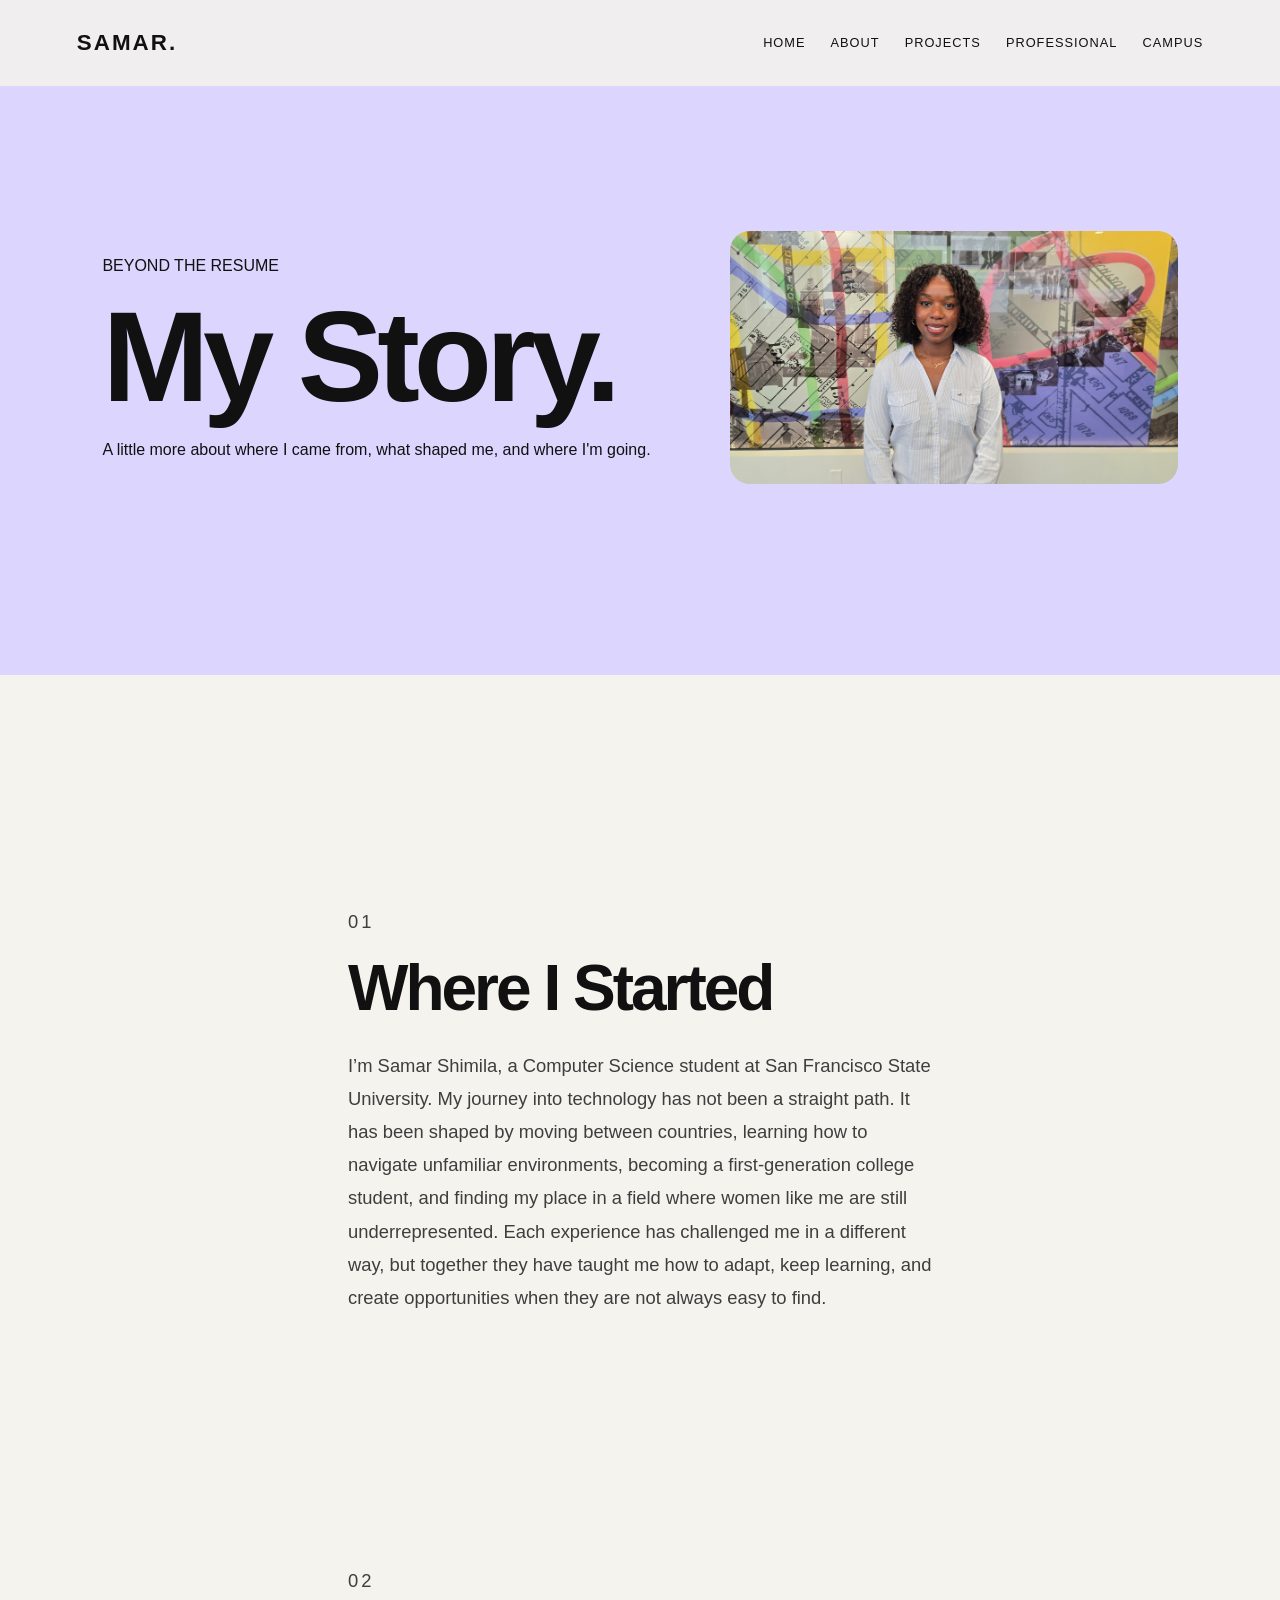
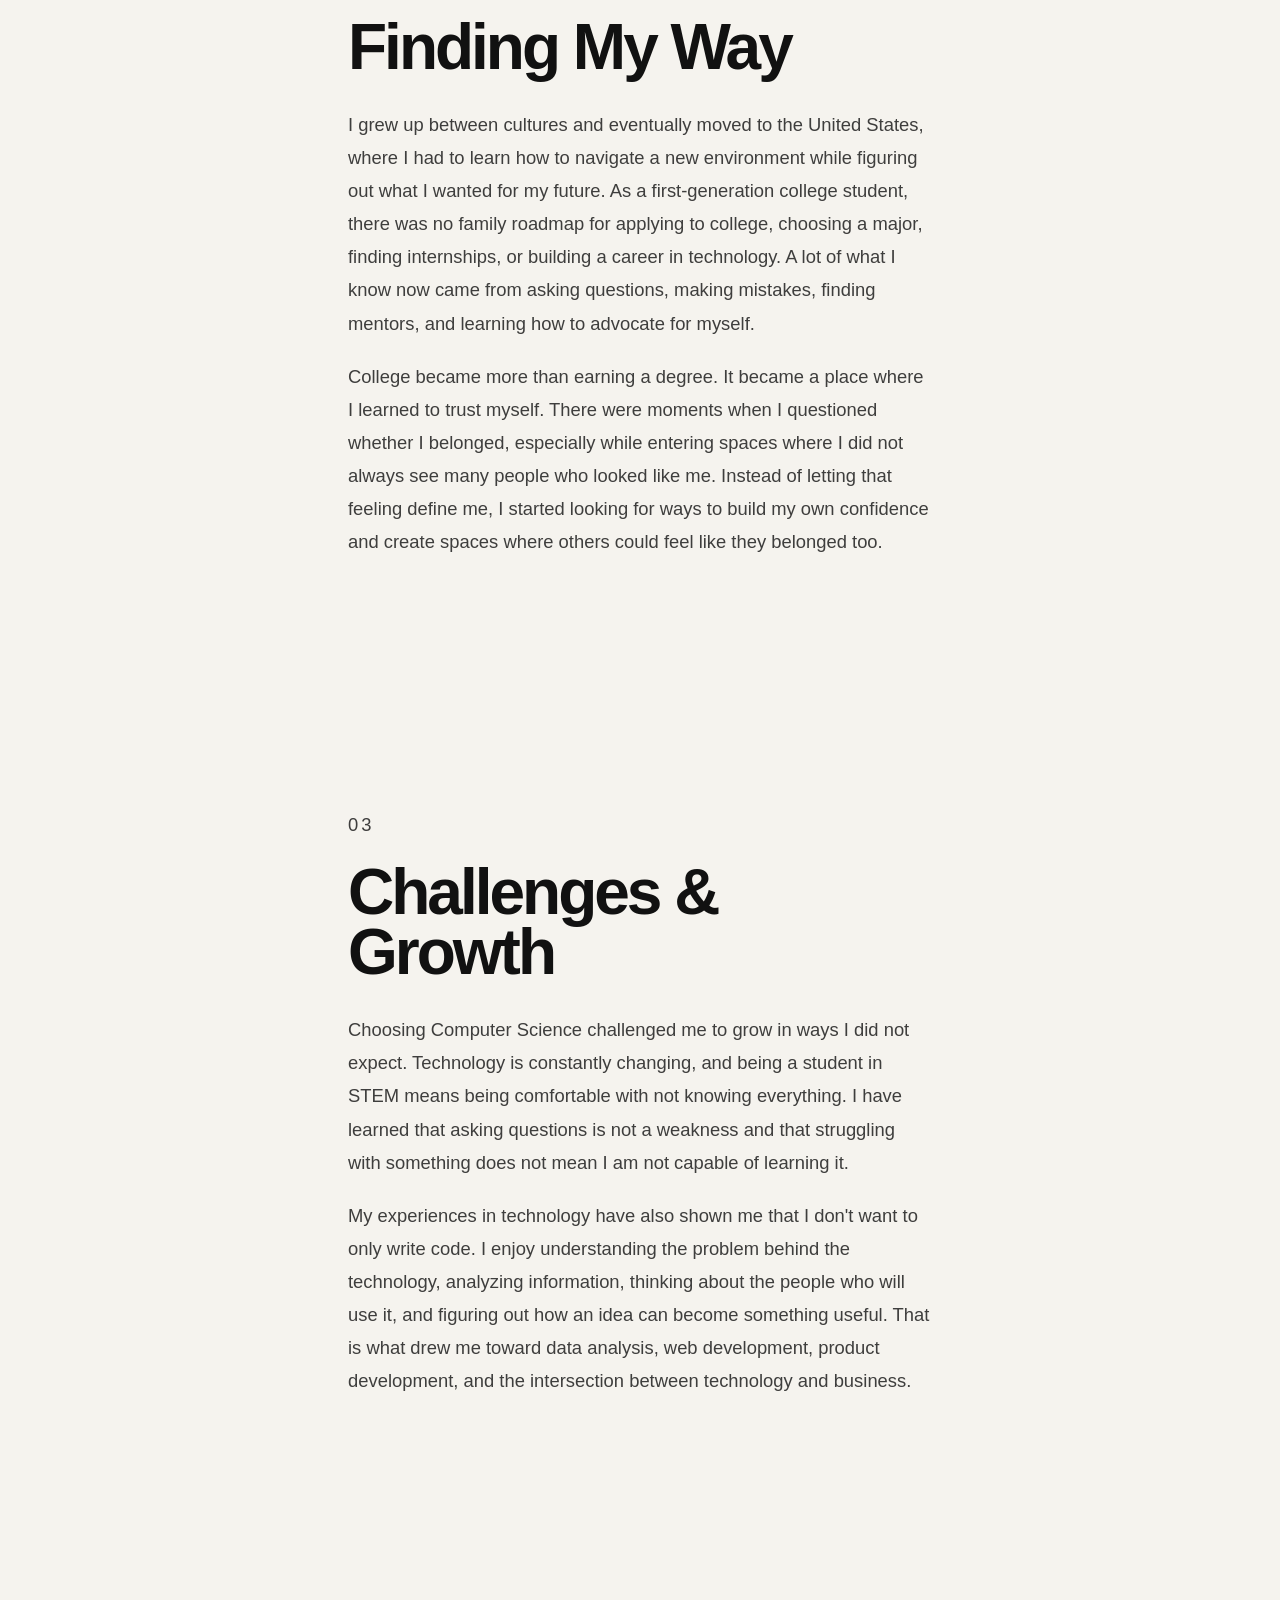
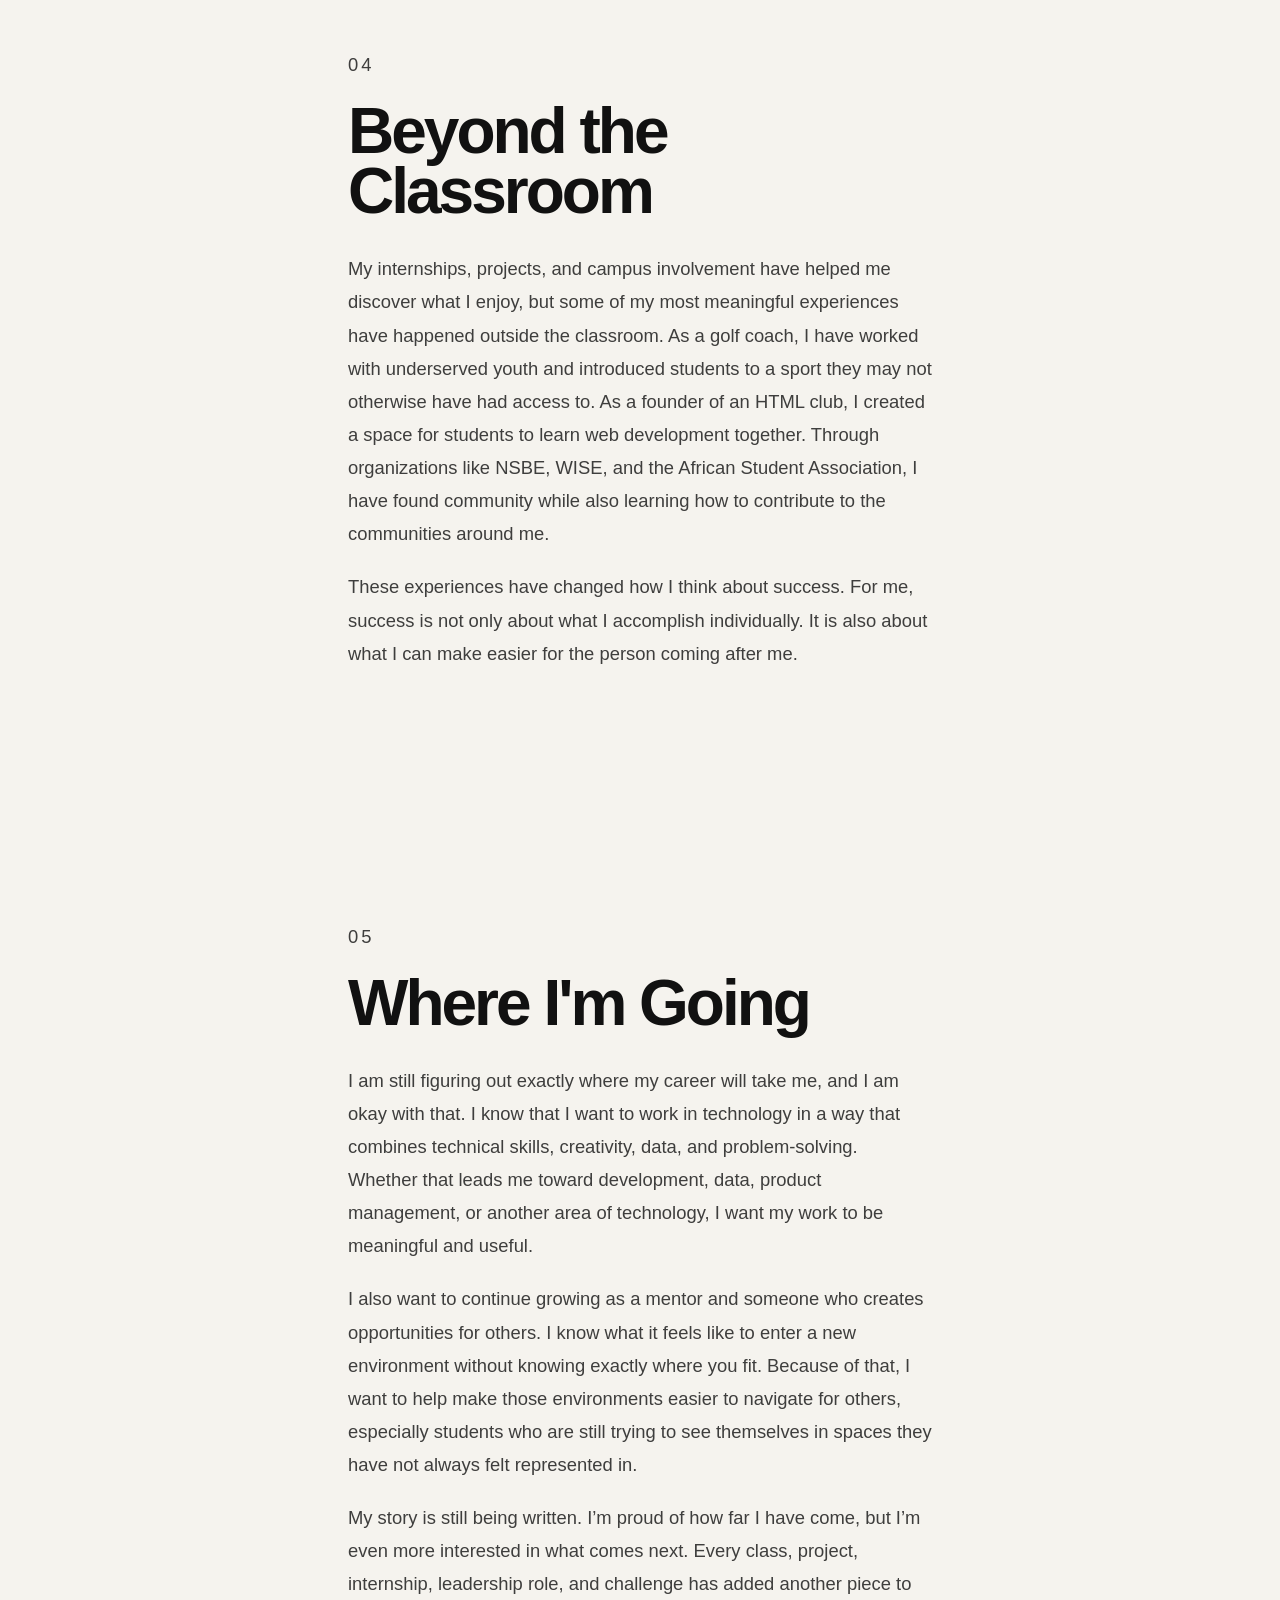
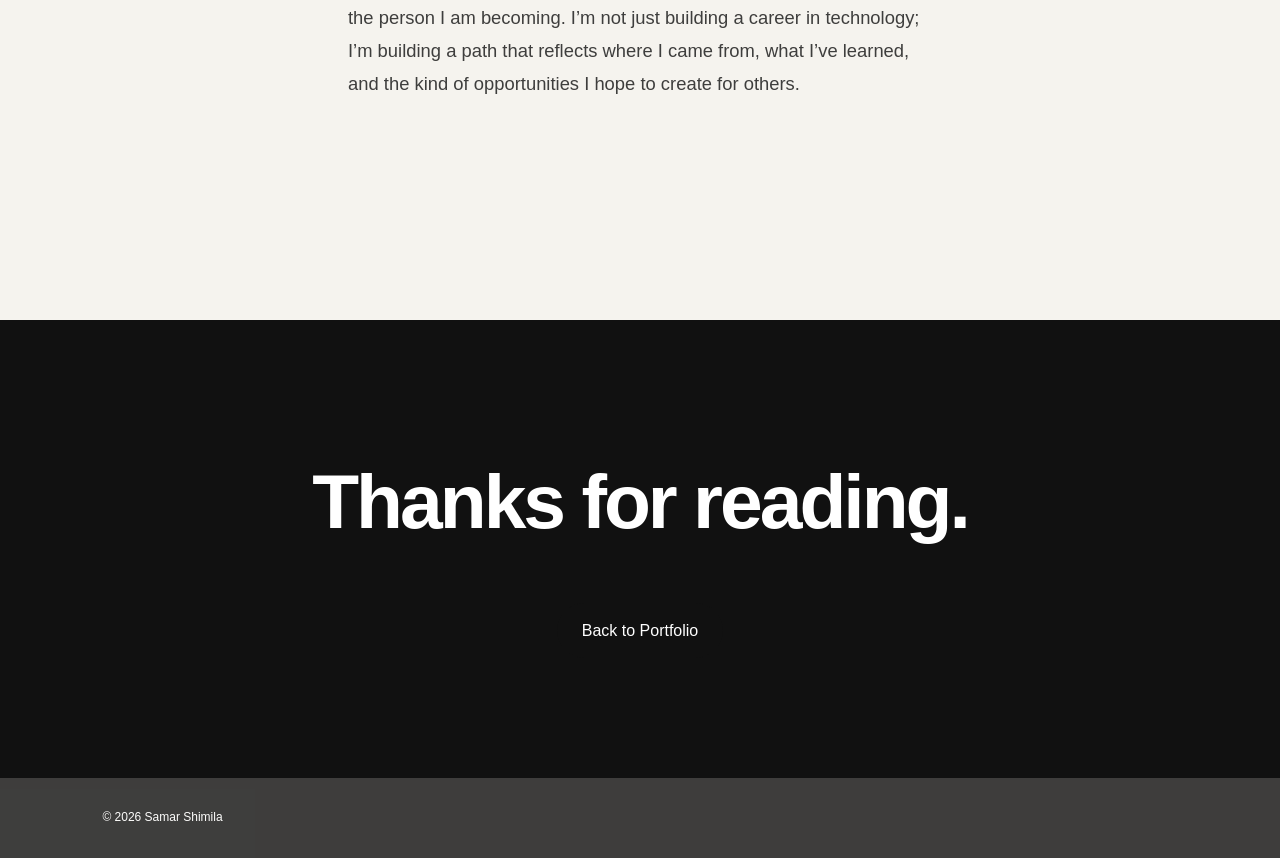
<file: story.html>
<!DOCTYPE html>
<html lang="en">

<head>
    <meta charset="UTF-8">
    <meta name="viewport" content="width=device-width, initial-scale=1.0">
    <title>My Story | Samar Shimila</title>
    <link rel="stylesheet" href="style.css">
</head>

<body>

    <!-- ================= NAVIGATION ================= -->
    <header class="navbar">
        <div class="logo">
            <a href="index.html">SAMAR.</a>
        </div>

        <nav>
            <a href="index.html">Home</a>
            <a href="index.html#about">About</a>
            <a href="index.html#projects">Projects</a>
            <a href="index.html#professional">Professional</a>
            <a href="index.html#involvement">Campus</a>
        </nav>
    </header>

    <!-- ================= STORY HERO ================= -->
    <section class="story-hero">

    <div>
        <p>BEYOND THE RESUME</p>
        <h1>My Story.</h1>
        <p>A little more about where I came from, what shaped me, and where I'm going.</p>
    </div>

    <div class="story-image">
        <img src="Images/Mystory/Samar.jpg" alt="Samar Shimila">
    </div>

</section>

    <!-- ================= STORY ================= -->
    <main class="story-container">

        <article class="story-section section">
            <p class="story-number">01</p>
            <h2>Where I Started</h2>
            <p>
                I’m Samar Shimila, a Computer Science student at San Francisco State University. 
                My journey into technology has not been a straight path. It has been shaped by 
                moving between countries, learning how to navigate unfamiliar environments, 
                becoming a first-generation college student, and finding my place in a field where 
                women like me are still underrepresented. Each experience has challenged me in a 
                different way, but together they have taught me how to adapt, keep learning, and 
                create opportunities when they are not always easy to find.
            </p>
        </article>

        <article class="story-section section">
            <p class="story-number">02</p>
            <h2>Finding My Way</h2>
            <p>
                I grew up between cultures and eventually moved to the United States, 
                where I had to learn how to navigate a new environment while figuring out 
                what I wanted for my future. As a first-generation college student, there was 
                no family roadmap for applying to college, choosing a major, finding internships,
                or building a career in technology. A lot of what I know now came from asking 
                questions, making mistakes, finding mentors, and learning how to advocate for myself.
            </p>
            <p>
                College became more than earning a degree. It became a place where I learned to 
                trust myself. There were moments when I questioned whether I belonged, especially while 
                entering spaces where I did not always see many people who looked like me. Instead of 
                letting that feeling define me, I started looking for ways to build my own confidence and 
                create spaces where others could feel like they belonged too.
            </p>
        </article>

        <article class="story-section section">
            <p class="story-number">03</p>
            <h2>Challenges & Growth</h2>
            <p>
                Choosing Computer Science challenged me to grow in ways I did not expect. 
                Technology is constantly changing, and being a student in STEM means being 
                comfortable with not knowing everything. I have learned that asking questions 
                is not a weakness and that struggling with something does not mean I am not 
                capable of learning it.
            </p>
            <p>
                My experiences in technology have also shown me that I don't want to only write 
                code. I enjoy understanding the problem behind the technology, analyzing 
                information, thinking about the people who will use it, and figuring out how an 
                idea can become something useful. That is what drew me toward data analysis, web 
                development, product development, and the intersection between technology and 
                business.
            </p>
        </article>

        <article class="story-section section">
            <p class="story-number">04</p>
            <h2>Beyond the Classroom</h2>
            <p>
                My internships, projects, and campus involvement have helped me discover what 
                I enjoy, but some of my most meaningful experiences have happened outside the 
                classroom. As a golf coach, I have worked with underserved youth and introduced 
                students to a sport they may not otherwise have had access to. As a founder of an 
                HTML club, I created a space for students to learn web development together. 
                Through organizations like NSBE, WISE, and the African Student Association, I have 
                found community while also learning how to contribute to the communities around me.
            </p>
            <p>
                These experiences have changed how I think about success. For me, success 
                is not only about what I accomplish individually. It is also about what I can make 
                easier for the person coming after me.
            </p>
        </article>

        <article class="story-section section">
            <p class="story-number">05</p>
            <h2>Where I'm Going</h2>
            <p>
                I am still figuring out exactly where my career will take me, and I am okay 
                with that. I know that I want to work in technology in a way that combines 
                technical skills, creativity, data, and problem-solving. Whether that leads 
                me toward development, data, product management, or another area of technology, 
                I want my work to be meaningful and useful.
            </p>
            <p>
                I also want to continue growing as a mentor and someone who creates opportunities 
                for others. I know what it feels like to enter a new environment without knowing 
                exactly where you fit. Because of that, I want to help make those environments 
                easier to navigate for others, especially students who are still trying to see 
                themselves in spaces they have not always felt represented in.
            </p>
            <p>
                My story is still being written. I’m proud of how far I have come, but I’m even 
                more interested in what comes next. Every class, project, internship, leadership 
                role, and challenge has added another piece to the person I am becoming. I’m not 
                just building a career in technology; I’m building a path that reflects where I 
                came from, what I’ve learned, and the kind of opportunities I hope to create for others.
            </p>
        </article>

    </main>

    <!-- ================= BACK HOME ================= -->
    <section class="story-end">
        <h2>Thanks for reading.</h2>
        <a href="index.html" class="button">Back to Portfolio</a>
    </section>

    <footer>
        <p>© 2026 Samar Shimila</p>
    </footer>

    <script src="script.js"></script>
</body>
</html>
</file>
<file: style.css>
/* ================= GENERAL ================= */

* {
    margin: 0;
    padding: 0;
    box-sizing: border-box;
}

html {
    scroll-behavior: smooth;
}

body {
    font-family: Arial, Helvetica, sans-serif;
    background: #f5f3ee;
    color: #111;
    line-height: 1.6;
}

a {
    color: inherit;
    text-decoration: none;
}

img {
    max-width: 100%;
    height: auto;
    display: block;
}


/* ================= NAVBAR ================= */

.navbar {
    position: fixed;
    top: 0;
    left: 0;
    width: 100%;
    display: flex;
    justify-content: space-between;
    align-items: center;
    padding: 25px 6%;
    z-index: 1000;
    background: rgba(245, 243, 238, 0.85);
    backdrop-filter: blur(15px);
}

.logo {
    font-size: 1.4rem;
    font-weight: 800;
    letter-spacing: 2px;
}

.navbar nav {
    display: flex;
    gap: 25px;
}

.navbar nav a {
    font-size: 0.8rem;
    text-transform: uppercase;
    letter-spacing: 1px;
    transition: 0.3s;
}

.navbar nav a:hover {
    opacity: 0.5;
}


/* ================= HERO ================= */

.hero {
    min-height: 100vh;
    position: relative;
    display: flex;
    align-items: center;
    justify-content: space-between;
    padding: 120px 8%;
    overflow: hidden;
}

.hero-background {
    position: absolute;
    z-index: -1;
    width: 600px;
    height: 600px;
    right: -150px;
    top: 100px;
    border-radius: 50%;
    background: linear-gradient(135deg, #d7c7ff, #ffcfdf, #c9f0ff);
    filter: blur(20px);
    animation: floating 8s ease-in-out infinite;
}

@keyframes floating {
    0% { transform: translateY(0) rotate(0deg); }
    50% { transform: translateY(-40px) rotate(10deg); }
    100% { transform: translateY(0) rotate(0deg); }
}

.hero-content {
    position: relative;
    max-width: 650px;
    z-index: 2;
}

.small-text {
    font-size: 0.8rem;
    letter-spacing: 4px;
    margin-bottom: 25px;
    opacity: 0.6;
}

.hero h1 {
    font-size: clamp(3.5rem, 8vw, 7rem);
    line-height: 0.95;
    letter-spacing: -4px;
}

.hero h1 span {
    font-style: italic;
}

.hero-description {
    max-width: 550px;
    margin-top: 35px;
    font-size: 1.1rem;
    opacity: 0.7;
}

.hero-buttons {
    display: flex;
    gap: 15px;
    margin-top: 35px;
}

.button {
    display: inline-block;
    padding: 15px 25px;
    background: #111;
    color: white;
    border-radius: 50px;
    transition: 0.3s;
}

.button:hover {
    transform: translateY(-4px);
}

.button.secondary {
    background: transparent;
    color: #111;
    border: 1px solid #111;
}

.hero-image {
    width: min(35vw, 400px);
    flex-shrink: 0;
}

.hero-image img {
    width: 100%;
    height: auto;
    object-fit: cover;
    border-radius: 20px;
}

.scroll-indicator {
    position: absolute;
    bottom: 35px;
    left: 8%;
    font-size: 0.75rem;
    letter-spacing: 2px;
    opacity: 0.5;
}


/* ================= SECTIONS ================= */

.section {
    padding: 130px 8%;
    opacity: 0;
    transform: translateY(40px);
    transition: opacity 0.8s ease, transform 0.8s ease;
}

.section.show {
    opacity: 1;
    transform: translateY(0);
}

.dark-section {
    background: #111;
    color: white;
}

.section-number {
    font-size: 0.8rem;
    letter-spacing: 3px;
    opacity: 0.5;
    margin-bottom: 20px;
}

.section-heading p {
    font-size: 0.75rem;
    letter-spacing: 3px;
    opacity: 0.5;
}

.section-heading h2 {
    font-size: clamp(3rem, 6vw, 6rem);
    line-height: 1;
    letter-spacing: -3px;
    margin-top: 10px;
    margin-bottom: 60px;
}


/* ================= ABOUT ================= */

.about-container {
    display: grid;
    grid-template-columns: 1fr 1fr;
    gap: 80px;
    align-items: center;
}

.about-text h3 {
    font-size: 2.5rem;
    line-height: 1.1;
    margin-bottom: 25px;
}

.about-text p {
    opacity: 0.7;
    max-width: 550px;
}


/* ================= PROJECTS ================= */

.project-grid {
    display: grid;
    grid-template-columns: repeat(2, 1fr);
    gap: 40px;
}

.project-card {
    background: #1c1c1c;
    border-radius: 12px;
    overflow: hidden;
    transition: 0.4s;
}

.project-card:hover {
    transform: translateY(-10px);
}

.project-image {
    width: 100%;
    aspect-ratio: 16 / 10;
    overflow: hidden;
    background: #222;
}

.project-image img {
    width: 100%;
    height: 100%;
    object-fit: cover;
    transition: transform 0.6s ease;
}

.project-card:hover .project-image img {
    transform: scale(1.05);
}

.project-info {
    padding: 35px;
}

.project-type {
    font-size: 0.7rem;
    letter-spacing: 2px;
    opacity: 0.5;
    margin-bottom: 15px;
}

.project-info h3 {
    font-size: 1.8rem;
    margin-bottom: 5px;
}

.project-info h5 {
    font-weight: normal;
    opacity: 0.8;
    margin-bottom: 15px;
}

.project-info p {
    opacity: 0.6;
}

.project-info a {
    display: inline-block;
    margin-top: 25px;
    text-decoration: underline;
}


/* ================= PROFESSIONAL DEVELOPMENT ================= */

.professional-container {
    display: flex;
    flex-direction: column;
    gap: 60px;
}

/* Side-by-side Photo Grid */
.professional-image {
    display: grid;
    grid-template-columns: repeat(3, 1fr);
    gap: 20px;
    width: 100%;
}

.professional-image img {
    width: 100%;
    aspect-ratio: 4 / 3;
    object-fit: cover;
    border-radius: 12px;
    transition: transform 0.3s ease, box-shadow 0.3s ease;
}

.professional-image img:hover {
    transform: translateY(-4px);
    box-shadow: 0 10px 20px rgba(0, 0, 0, 0.15);
}

/* Timeline Layout */
.timeline {
    max-width: 900px;
    margin: 0 auto;
    width: 100%;
}

.timeline-item {
    display: grid;
    grid-template-columns: 100px 1fr;
    position: relative;
    padding-bottom: 60px;
}

.timeline-dot {
    position: absolute;
    left: 100px;
    top: 6px;
    width: 12px;
    height: 12px;
    border-radius: 50%;
    background: #111;
    transform: translateX(-50%);
}

.timeline-content {
    border-left: 1px solid #ccc;
    padding-left: 50px;
}

.timeline-content h3 {
    font-size: 1.8rem;
}

.timeline-content h4 {
    font-weight: normal;
    opacity: 0.7;
    margin-bottom: 15px;
}


/* ================= CAMPUS INVOLVEMENT ================= */

.info-card {
    border: 1px solid rgba(255, 255, 255, 0.2);
    border-radius: 12px;
    padding: 35px;
    display: flex;
    flex-direction: column;
    transition: 0.4s;
}

.info-card:hover {
    transform: translateY(-10px);
    background: white;
    color: #111;
}

.card-number {
    opacity: 0.5;
}

.info-card img {
    width: 100%;
    aspect-ratio: 16 / 10;
    object-fit: cover;
    border-radius: 8px;
    margin: 20px 0;
}

.info-card h3 {
    font-size: 1.6rem;
}

.info-card h4 {
    font-size: 1rem;
    font-weight: normal;
    opacity: 0.8;
    margin-bottom: 15px;
}


/* ================= PASSIONS ================= */

.passion-grid {
    display: flex;
    flex-direction: column;
    gap: 30px;
}

.passion {
    display: grid;
    grid-template-columns: 1fr 1fr;
    align-items: center;
    background: #eae6df;
    border-radius: 16px;
    overflow: hidden;
    transition: 0.4s;
}

.passion img {
    width: 100%;
    height: 100%;
    min-height: 350px;
    object-fit: cover;
}

.passion-content {
    padding: 60px;
}

.passion h3 {
    font-size: 2rem;
    margin-bottom: 15px;
}

.passion p {
    font-size: 1rem;
    line-height: 1.7;
    opacity: 0.85;
}


/* ================= STORY PAGE ================= */
.story-hero {
    min-height: 75vh;
    display: flex;
    align-items: center;
    justify-content: space-between;
    gap: 60px;
    padding: 120px 8% 80px;
    background: #dcd6ff;
}

.story-hero h1 {
    font-size: clamp(4rem, 10vw, 10rem);
    line-height: 0.85;
    letter-spacing: -6px;
    margin: 25px 0;
}

.story-hero h1 span {
    font-style: italic;
}

.story-image {
    width: min(35vw, 500px);
    flex-shrink: 0;
}
.story-hero img {
    width: 100%;
    height: auto;
    object-fit: cover;
    border-radius: 20px;
}


.story-container {
    max-width: 900px;
    margin: auto;
    padding: 100px 8%;
}

.story-section {
    padding-bottom: 100px;
}

.story-number {
    font-size: 0.8rem;
    letter-spacing: 3px;
    opacity: 0.5;
    margin-bottom: 20px;
}

.story-section h2 {
    font-size: clamp(2.5rem, 5vw, 5rem);
    line-height: 0.95;
    letter-spacing: -3px;
    margin-bottom: 30px;
}

.story-section p {
    font-size: 1.15rem;
    line-height: 1.8;
    opacity: 0.8;
    margin-bottom: 20px;
}

.story-end {
    text-align: center;
    padding: 120px 8%;
    background: #111;
    color: white;
}

.story-end h2 {
    font-size: clamp(3rem, 6vw, 6rem);
    letter-spacing: -3px;
    margin-bottom: 40px;
}


/* ================= CONTACT ================= */

.contact-section {
    padding: 150px 8%;
    text-align: center;
    background: #dcd6ff;
}

.contact-section h2 {
    font-size: clamp(3.5rem, 8vw, 7rem);
    line-height: 0.95;
    letter-spacing: -4px;
    margin: 30px auto;
}

.contact-description {
    max-width: 500px;
    margin: auto;
    opacity: 0.7;
}

.contact-links {
    display: flex;
    justify-content: center;
    gap: 30px;
    margin-top: 50px;
}

.contact-links a {
    border-bottom: 1px solid #111;
    padding-bottom: 5px;
}


/* ================= FOOTER ================= */

footer {
    background: #111;
    color: white;
    padding: 30px 8%;
    display: flex;
    justify-content: space-between;
    font-size: 0.75rem;
    opacity: 0.8;
}


/* ================= RESPONSIVE DESIGN ================= */

@media (max-width: 900px) {
    .professional-image {
        grid-template-columns: repeat(2, 1fr);
    }
}

@media (max-width: 800px) {
    .navbar nav {
        display: none;
    }

    .hero {
        flex-direction: column;
        align-items: flex-start;
        padding: 120px 6% 80px;
    }

    .hero-image {
        width: 100%;
        max-width: 350px;
        margin-top: 40px;
    }

    .about-container,
    .project-grid {
        grid-template-columns: 1fr;
    }

    .passion {
        grid-template-columns: 1fr;
    }

    .passion img {
        min-height: 250px;
    }

    .timeline-item {
        grid-template-columns: 50px 1fr;
    }

    .timeline-dot {
        left: 50px;
    }

    .timeline-content {
        padding-left: 30px;
    }

    footer {
        flex-direction: column;
        gap: 10px;
    }
}

@media (max-width: 480px) {
    .professional-image {
        grid-template-columns: 1fr;
    }
}
</file>
